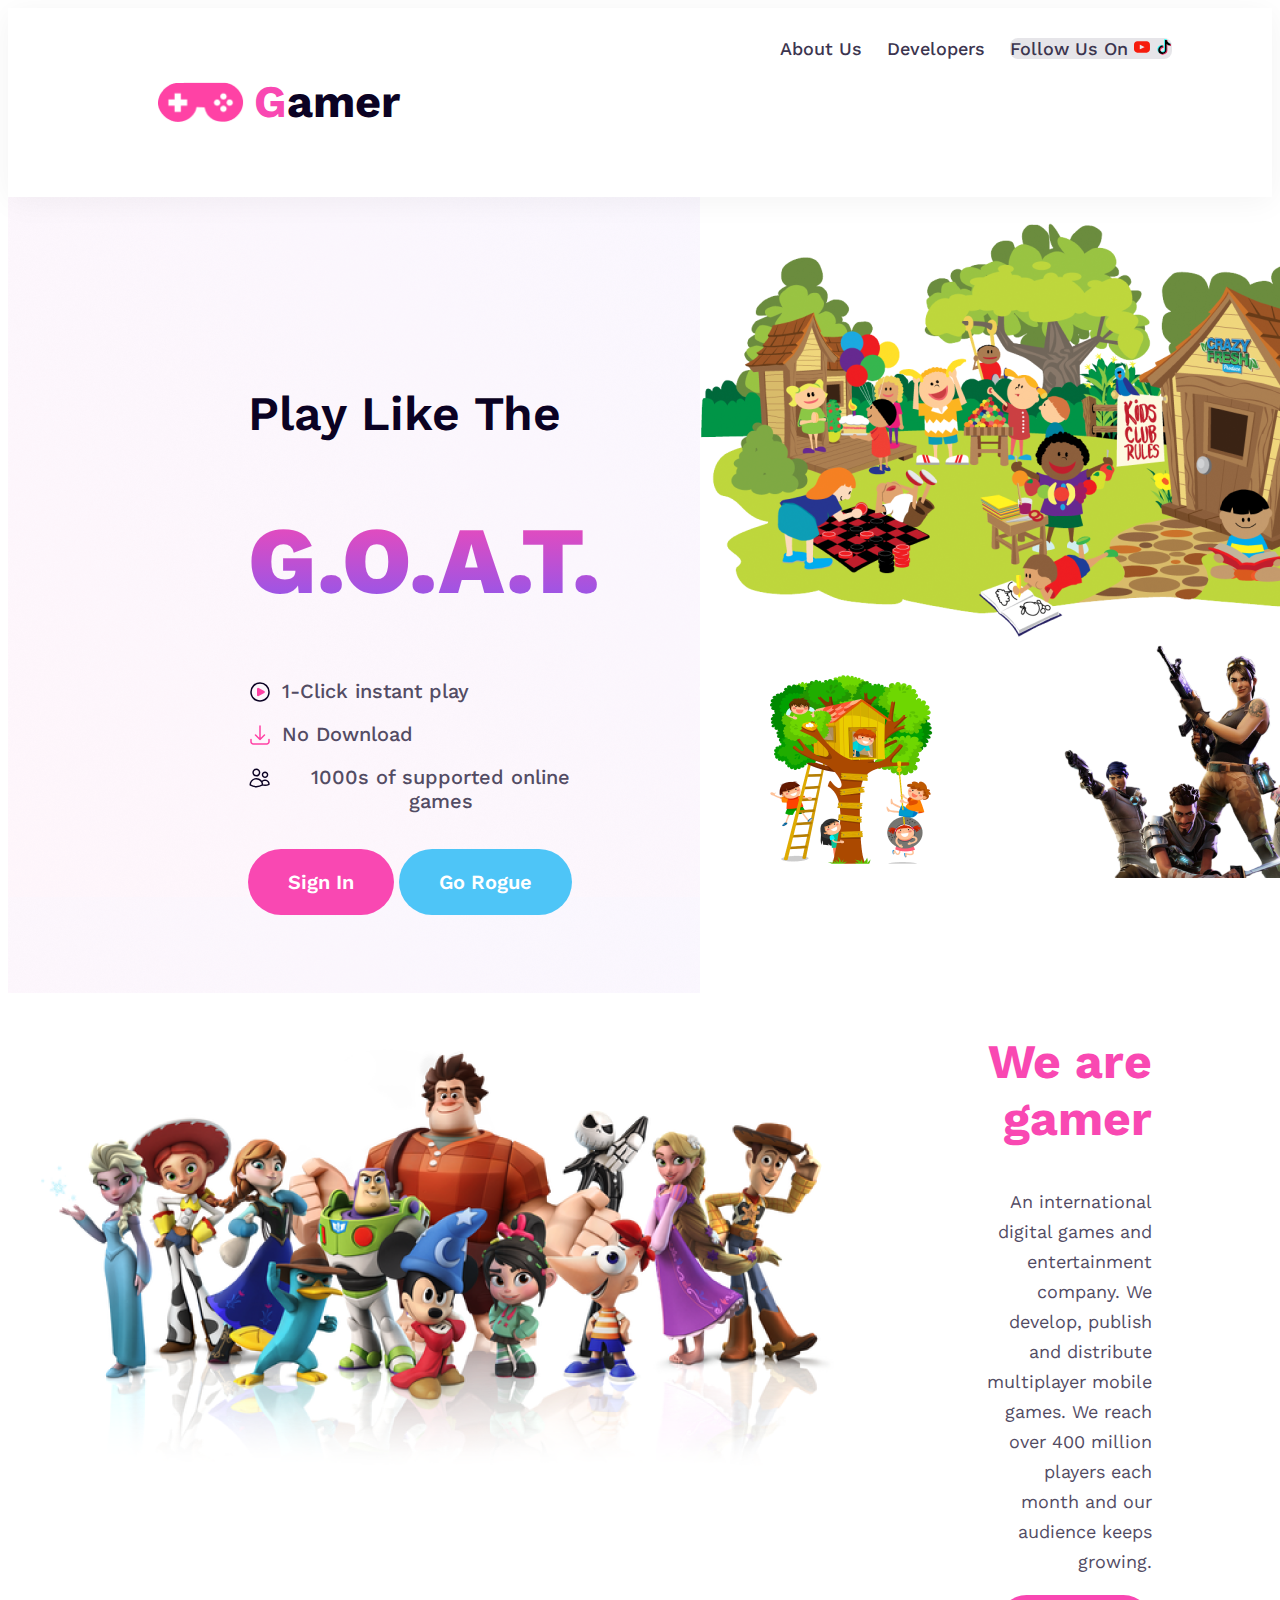
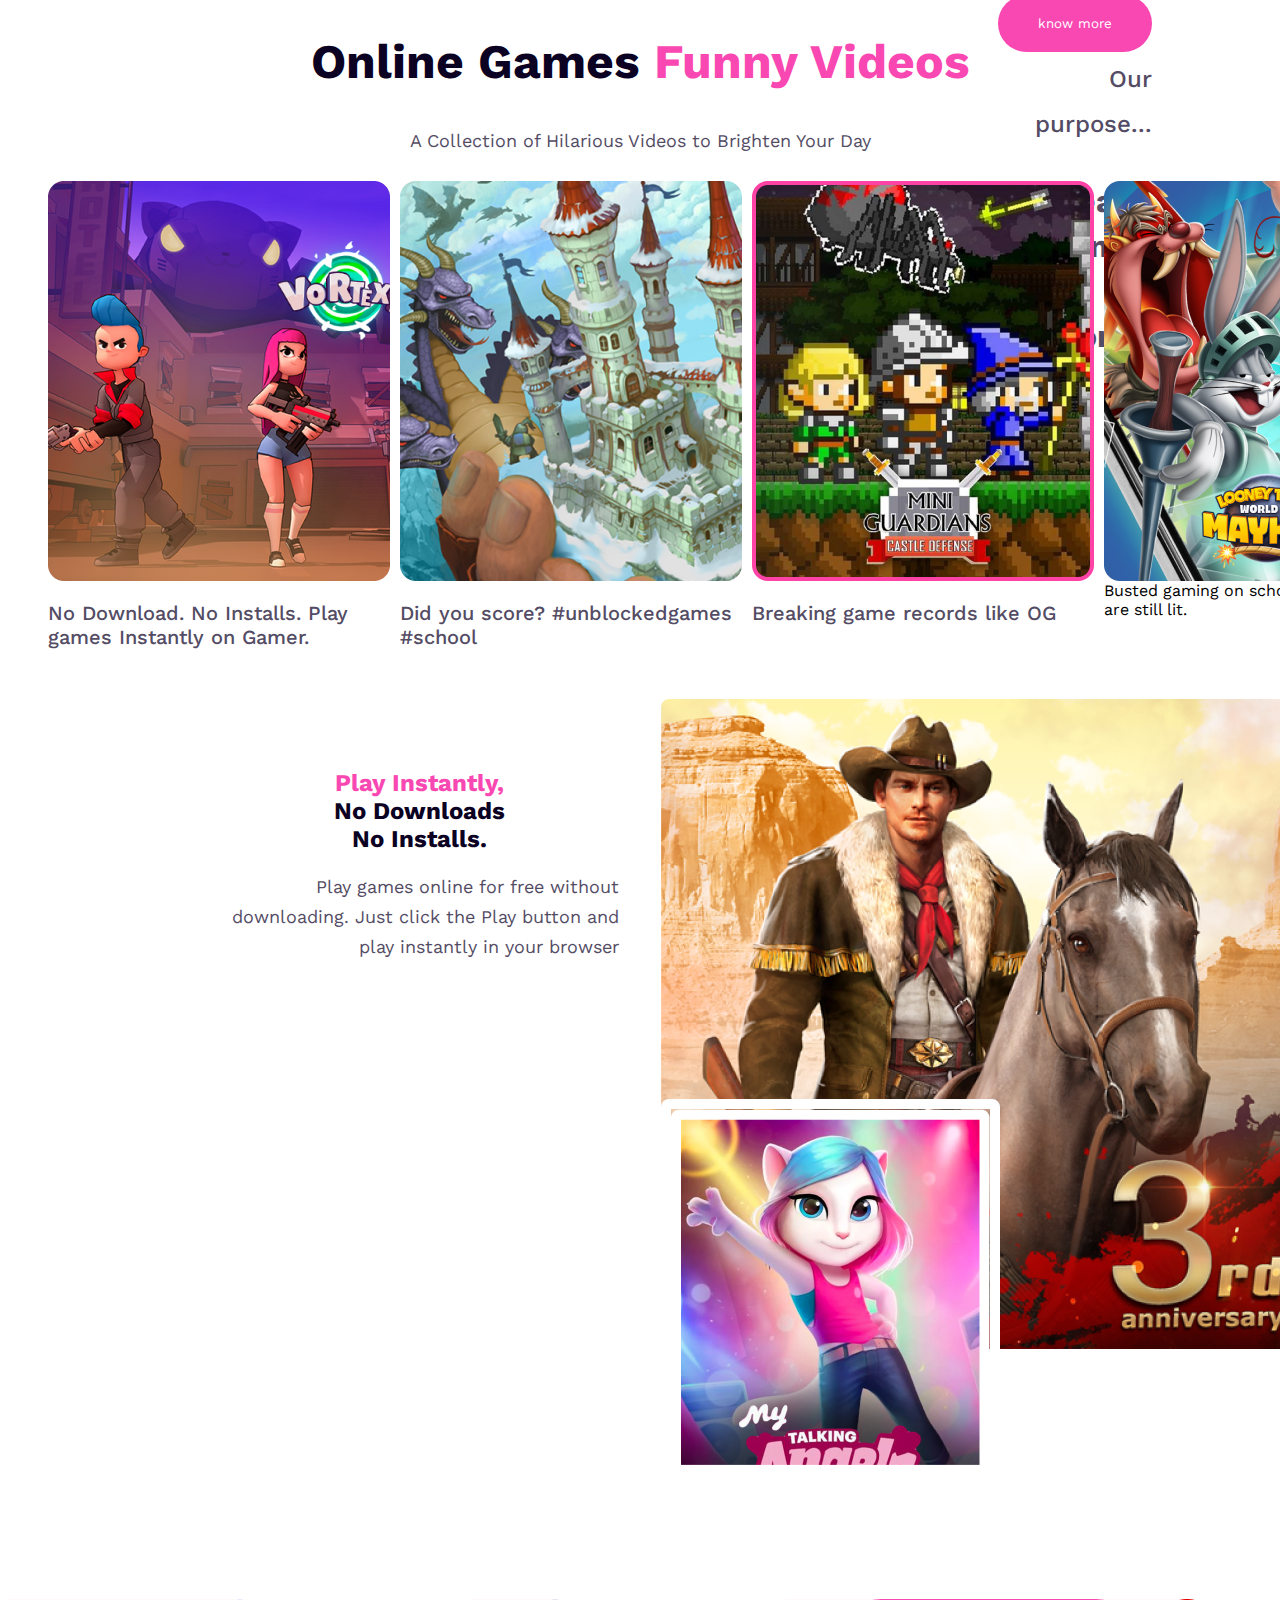
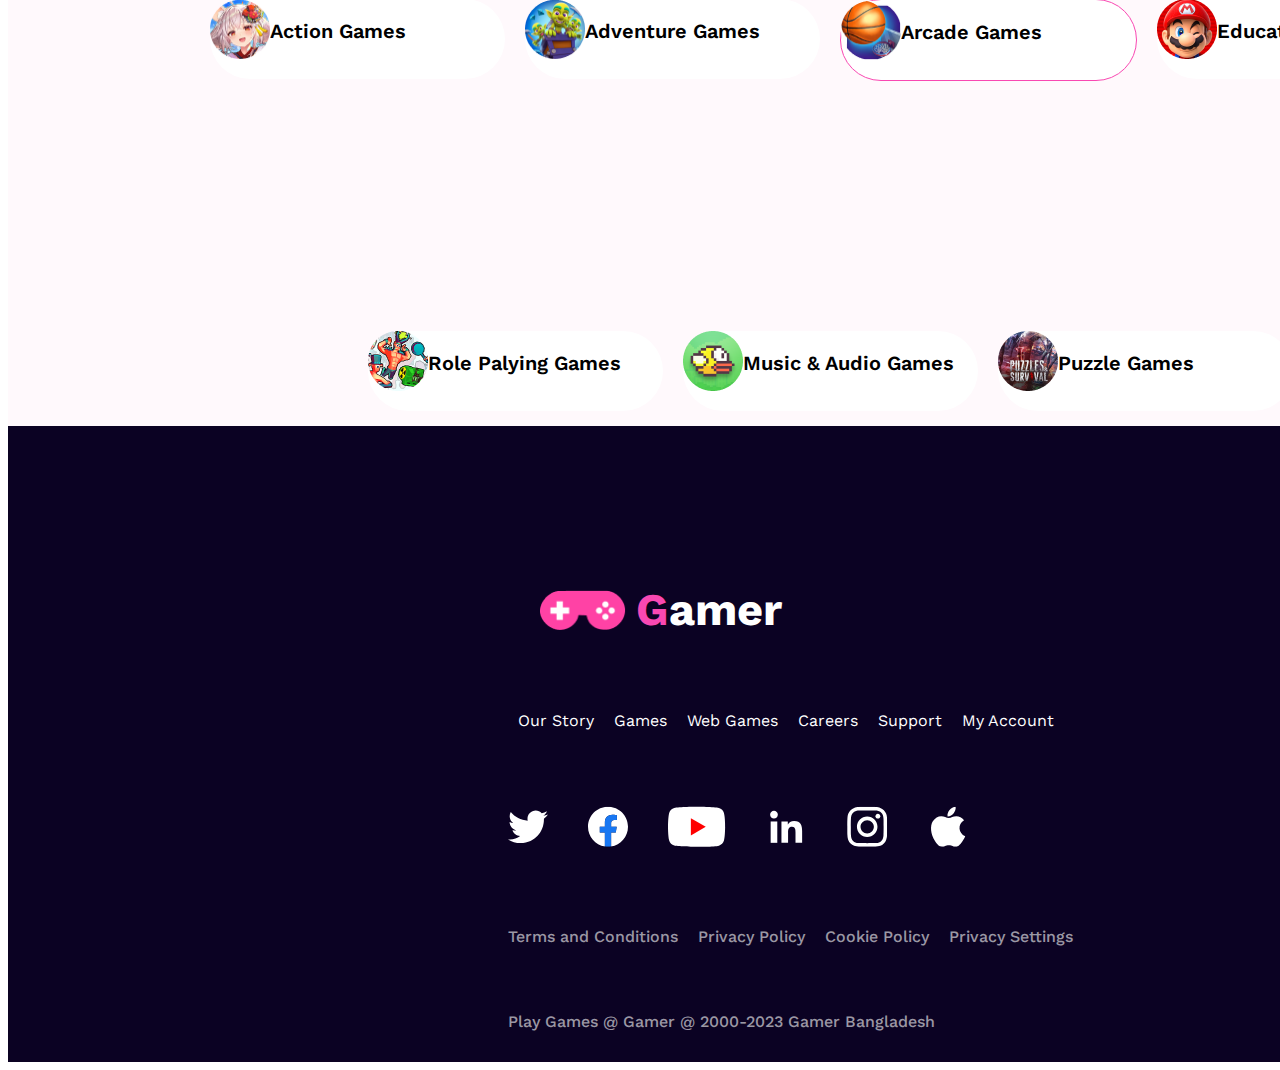
<file: index.html>
<html lang="en">

<head>
    <meta charset="UTF-8">
    <meta name="viewport" content="width=device-width, initial-scale=1.0">
    <title>Gaming landing page design</title>
    <link rel="stylesheet" href="styles/style.css">
</head>

<body>
    <header>
        <nav class="heads">
            <nav class="gamer">
                <img src="./images/Frame.png" alt="" id="gameimg">
                <h2 class="game-title"><span class="gameg">G</span>amer</h2>
            </nav>
            <nav class="navlist">
                <div class="nav-ul">
                    <a class="nav-li">About Us</a>
                    <a class="nav-li">Developers</a>
                    <a class="utube nav-li">Follow Us On
                        <svg xmlns="http://www.w3.org/2000/svg" width="16" height="16" viewBox="0 0 34 24" fill="none">
                            <path
                                d="M26.8723 0H7.04397C3.15369 0 0 3.15369 0 7.04397V16.956C0 20.8463 3.15369 24 7.04397 24H26.8723C30.7626 24 33.9163 20.8463 33.9163 16.956V7.04397C33.9163 3.15369 30.7626 0 26.8723 0ZM22.1085 12.4823L12.8341 16.9056C12.587 17.0234 12.3016 16.8432 12.3016 16.5695V7.4464C12.3016 7.16875 12.5945 6.98879 12.8422 7.11431L22.1165 11.8141C22.3923 11.9538 22.3875 12.3492 22.1085 12.4823Z"
                                fill="#F61C0D" />
                        </svg>
                        <svg xmlns="http://www.w3.org/2000/svg" width="16" height="16" viewBox="0 0 25 24" fill="none">
                            <path
                                d="M9.45219 12.4407C7.54906 12.4407 6.01156 13.9782 6.03969 15.8626C6.05844 17.072 6.72406 18.122 7.70375 18.7079C7.37094 18.197 7.17406 17.5923 7.16469 16.9407C7.13656 15.0563 8.67406 13.5188 10.5772 13.5188C10.9522 13.5188 11.3131 13.5798 11.6506 13.6876V9.91416C11.2991 9.8626 10.9381 9.83447 10.5772 9.83447C10.5584 9.83447 10.5444 9.83447 10.5256 9.83447V12.6095C10.1881 12.5017 9.82719 12.4407 9.45219 12.4407Z"
                                fill="#F00044" />
                            <path
                                d="M17.6787 1.125H17.6506H16.6756C16.9568 2.53594 17.749 3.76406 18.8553 4.59844C18.1287 3.6375 17.6881 2.4375 17.6787 1.125Z"
                                fill="#F00044" />
                            <path
                                d="M23.4162 6.86729C23.0459 6.86729 22.6897 6.82979 22.3381 6.76416V9.46885C21.0631 9.46885 19.8256 9.22041 18.6631 8.72354C17.9131 8.40479 17.2147 7.99697 16.5725 7.50479L16.5912 15.8438C16.5819 17.7188 15.8412 19.4767 14.5006 20.8032C13.4084 21.8813 12.0256 22.5704 10.5256 22.7907C10.174 22.8423 9.81311 22.8704 9.45217 22.8704C7.84905 22.8704 6.32092 22.3501 5.07874 21.3892C5.21936 21.5579 5.36936 21.722 5.53342 21.8813C6.88342 23.2126 8.67405 23.9485 10.5819 23.9485C10.9428 23.9485 11.3037 23.9204 11.6553 23.8688C13.1553 23.6485 14.5381 22.9595 15.6303 21.8813C16.9709 20.5548 17.7115 18.797 17.7209 16.922L17.6506 8.58291C18.2881 9.0751 18.9865 9.4876 19.7412 9.80166C20.9084 10.2938 22.1459 10.547 23.4162 10.547"
                                fill="#F00044" />
                            <path
                                d="M5.51938 11.911C6.85532 10.5845 8.63188 9.84854 10.5256 9.83447V8.83604C10.1741 8.78447 9.81313 8.75635 9.45219 8.75635C7.53969 8.75635 5.74438 9.49229 4.39438 10.8329C3.06782 12.1501 2.30844 13.9501 2.31313 15.8204C2.31313 17.7048 3.05844 19.472 4.40376 20.8079C4.61938 21.0188 4.83969 21.2157 5.07407 21.3938C4.01469 20.1329 3.43813 18.5579 3.43344 16.8985C3.43813 15.0282 4.19282 13.2282 5.51938 11.911Z"
                                fill="#08FFF9" />
                            <path
                                d="M22.3381 6.76401V5.76089H22.3287C21.0256 5.76089 19.8256 5.32964 18.86 4.59839C19.699 5.70464 20.9272 6.49214 22.3381 6.76401Z"
                                fill="#08FFF9" />
                            <path
                                d="M10.385 20.2594C10.8303 20.2828 11.2569 20.2219 11.6506 20.0953C13.01 19.65 13.9897 18.3844 13.9897 16.8937L13.9944 11.3156V1.125H16.6756C16.6053 0.773438 16.5678 0.417188 16.5631 0.046875H12.8694V10.2328L12.8647 15.8109C12.8647 17.3016 11.885 18.5672 10.5256 19.0125C10.1319 19.1438 9.7053 19.2047 9.25999 19.1766C8.6928 19.1438 8.16311 18.975 7.70374 18.7031C8.2803 19.5938 9.26467 20.1984 10.385 20.2594Z"
                                fill="#08FFF9" />
                            <path
                                d="M10.5256 22.7906C12.0256 22.5703 13.4084 21.8812 14.5006 20.8031C15.8413 19.4766 16.5819 17.7188 16.5913 15.8438L16.5725 7.50469C17.21 7.99688 17.9084 8.40938 18.6631 8.72344C19.8303 9.21563 21.0678 9.46875 22.3381 9.46875V6.76406C20.9272 6.49219 19.6991 5.70469 18.86 4.59844C17.7538 3.76406 16.9569 2.53594 16.6803 1.125H13.9944V11.3109L13.9897 16.8891C13.9897 18.3797 13.01 19.6453 11.6506 20.0906C11.2569 20.2219 10.8303 20.2828 10.385 20.2547C9.26001 20.1938 8.28032 19.5891 7.70376 18.7031C6.72407 18.1219 6.05844 17.0672 6.03969 15.8578C6.01157 13.9734 7.54907 12.4359 9.45219 12.4359C9.82719 12.4359 10.1881 12.4969 10.5256 12.6047V9.82969C8.63188 9.84375 6.85532 10.5797 5.51938 11.9062C4.19282 13.2234 3.43344 15.0234 3.43813 16.8891C3.43813 18.5484 4.01469 20.1234 5.07876 21.3844C6.32563 22.3453 7.84907 22.8656 9.45219 22.8656C9.81313 22.8703 10.1741 22.8422 10.5256 22.7906Z"
                                fill="black" />
                        </svg>
                    </a>
                </div>
            </nav>
        </nav>
    </header>
    <main>
        <section class="banner">
            <div class="goat-container">
                <h2 class="play">Play Like The</h2>
                <h1 class="goat">G.O.A.T.</h1>
                <ul class="goat-ul">
                    <li class="goat-li">
                        <svg xmlns="http://www.w3.org/2000/svg" width="24" height="24" viewBox="0 0 24 24" fill="none">
                            <path
                                d="M21 12C21 13.1819 20.7672 14.3522 20.3149 15.4442C19.8626 16.5361 19.1997 17.5282 18.364 18.364C17.5282 19.1997 16.5361 19.8626 15.4442 20.3149C14.3522 20.7672 13.1819 21 12 21C10.8181 21 9.64778 20.7672 8.55585 20.3149C7.46392 19.8626 6.47177 19.1997 5.63604 18.364C4.80031 17.5282 4.13738 16.5361 3.68508 15.4442C3.23279 14.3522 3 13.1819 3 12C3 9.61305 3.94821 7.32387 5.63604 5.63604C7.32387 3.94821 9.61305 3 12 3C14.3869 3 16.6761 3.94821 18.364 5.63604C20.0518 7.32387 21 9.61305 21 12Z"
                                stroke="#0B0223" stroke-width="1.5" stroke-linecap="round" stroke-linejoin="round" />
                            <path
                                d="M15.91 11.672C15.9686 11.7044 16.0174 11.752 16.0513 11.8097C16.0853 11.8673 16.1032 11.9331 16.1032 12C16.1032 12.0669 16.0853 12.1327 16.0513 12.1903C16.0174 12.248 15.9686 12.2955 15.91 12.328L10.307 15.441C10.2499 15.4727 10.1855 15.4889 10.1202 15.4881C10.0549 15.4873 9.99099 15.4694 9.93472 15.4363C9.87845 15.4031 9.8318 15.3559 9.79941 15.2992C9.76701 15.2425 9.74998 15.1783 9.75 15.113V8.887C9.75 8.601 10.057 8.421 10.307 8.56L15.91 11.672Z"
                                fill="url(#paint0_linear_61_274)" stroke="url(#paint1_linear_61_274)" stroke-width="1.5"
                                stroke-linecap="round" stroke-linejoin="round" />
                            <defs>
                                <linearGradient id="paint0_linear_61_274" x1="10.5844" y1="11.9992" x2="15.3371"
                                    y2="11.9992" gradientUnits="userSpaceOnUse">
                                    <stop stop-color="#FF42A5" />
                                    <stop offset="1" stop-color="#FF42A5" />
                                </linearGradient>
                                <linearGradient id="paint1_linear_61_274" x1="10.5844" y1="11.9992" x2="15.3371"
                                    y2="11.9992" gradientUnits="userSpaceOnUse">
                                    <stop stop-color="#FF42A5" />
                                    <stop offset="1" stop-color="#FF42A5" />
                                </linearGradient>
                            </defs>
                        </svg>
                        <p class="gp">1-Click instant play</p>
                    </li>
                    <li class="goat-li">
                        <svg xmlns="http://www.w3.org/2000/svg" width="24" height="24" viewBox="0 0 24 24" fill="none">
                            <path
                                d="M3 16.5V18.75C3 19.3467 3.23705 19.919 3.65901 20.341C4.08097 20.7629 4.65326 21 5.25 21H18.75C19.3467 21 19.919 20.7629 20.341 20.341C20.7629 19.919 21 19.3467 21 18.75V16.5M16.5 12L12 16.5M12 16.5L7.5 12M12 16.5V3"
                                stroke="url(#paint0_linear_61_286)" stroke-width="1.5" stroke-linecap="round"
                                stroke-linejoin="round" />
                            <defs>
                                <linearGradient id="paint0_linear_61_286" x1="5.36416" y1="11.9976" x2="18.8295"
                                    y2="11.9976" gradientUnits="userSpaceOnUse">
                                    <stop stop-color="#FF42A5" />
                                    <stop offset="1" stop-color="#FF42A5" />
                                </linearGradient>
                            </defs>
                        </svg>
                        <p class="gp">No Download</p>
                    </li>
                    <li class="goat-li">
                        <svg xmlns="http://www.w3.org/2000/svg" width="24" height="24" viewBox="0 0 24 24" fill="none">
                            <path
                                d="M15 19.128C15.853 19.3757 16.7368 19.5009 17.625 19.5C19.0534 19.5021 20.4633 19.1764 21.746 18.548C21.7839 17.6517 21.5286 16.7675 21.0188 16.0293C20.509 15.2912 19.7724 14.7394 18.9207 14.4575C18.0691 14.1757 17.1487 14.1791 16.2992 14.4674C15.4497 14.7557 14.7173 15.313 14.213 16.055M15 19.128V19.125C15 18.012 14.714 16.965 14.213 16.055M15 19.128V19.234C13.0755 20.3931 10.8706 21.0038 8.62402 21C6.29302 21 4.11202 20.355 2.25002 19.234L2.24902 19.125C2.24826 17.7095 2.71864 16.3339 3.58601 15.2153C4.45338 14.0966 5.6684 13.2984 7.03951 12.9466C8.41063 12.5948 9.85985 12.7093 11.1587 13.2721C12.4575 13.8349 13.5321 14.814 14.213 16.055M12 6.375C12 7.27011 11.6444 8.12855 11.0115 8.76149C10.3786 9.39442 9.52013 9.75 8.62502 9.75C7.72992 9.75 6.87147 9.39442 6.23854 8.76149C5.6056 8.12855 5.25002 7.27011 5.25002 6.375C5.25002 5.47989 5.6056 4.62145 6.23854 3.98851C6.87147 3.35558 7.72992 3 8.62502 3C9.52013 3 10.3786 3.35558 11.0115 3.98851C11.6444 4.62145 12 5.47989 12 6.375ZM20.25 8.625C20.25 9.32119 19.9735 9.98887 19.4812 10.4812C18.9889 10.9734 18.3212 11.25 17.625 11.25C16.9288 11.25 16.2612 10.9734 15.7689 10.4812C15.2766 9.98887 15 9.32119 15 8.625C15 7.92881 15.2766 7.26113 15.7689 6.76884C16.2612 6.27656 16.9288 6 17.625 6C18.3212 6 18.9889 6.27656 19.4812 6.76884C19.9735 7.26113 20.25 7.92881 20.25 8.625Z"
                                stroke="#0B0223" stroke-width="1.5" stroke-linecap="round" stroke-linejoin="round" />
                        </svg>
                        <p class="gp">1000s of supported online games</p>
                    </li>
                </ul>
                <button class="goatb">Sign In</button>
                <button class="goatg">Go Rogue</button>

            </div>
            <div class="goat-img">
                <img src="./images/Group 18.png" alt="">
            </div>
        </section>
        <section class="gamer">
            <div class="game-img"><img src="./images/pngwing 4.png" alt=""></div>
            <div class="gamer-container">
                <h2 class="gamer-title">We are gamer</h2>
                <p class="gamer-p">An international digital games and entertainment company. We develop, publish and
                    distribute multiplayer mobile games. We reach over 400 million players each month and our audience
                    keeps growing.</p>
                <button class="gamer-b">know more</button>
                <br>
                <br>
                <p class="gamerp-our">Our purpose...</p>
                <p class="gamerl">
                    “unleash the gamer in everyone”</p>
            </div>
        </section>
        <section class="online-game">
            <div class="onlineg-con">
                <h2 class="onlineg-title"><span class="online1">Online Games </span><span class="funny">Funny
                        Videos</span></h2>
                <p class="on-description">A Collection of Hilarious Videos to Brighten Your Day</p>
            </div>
            <div class="img">
                <ul class="ongame">
                    <li class="online-li">
                        <img src="./images/Rectangle 4.png" alt="">
                        <p class="online-p">No Download. No Installs. Play games Instantly on Gamer.</p>
                    </li>
                    <li class="online-li">
                        <img src="./images/Rectangle 5.png" alt="">
                        <p class="online-p">Did you score? #unblockedgames #school</p>
                    </li>
                    <li class="online-li"><img src="./images/Rectangle 7.png">
                        <p class="online-p">Breaking game records like OG</p>
                    </li>
                    <li class="online-li">
                        <img src="./images/Rectangle 6.png" alt="" <p class="online-p">Busted gaming on school laptop,
                        but you are still lit.</p>
                    </li>
                </ul>
            </div>
        </section>

        <section class="Play-instantly">
            <div class="Play-instant-content">
                <h2 class="section-tytle"><span class="play-span">Play Instantly,</span><br><span class="span-no">No
                        Downloads<br>No Installs.</span>
                </h2>
                <p class="span-p">Play games online for free without downloading. Just click the Play button and play
                    instantly in your browser </p>
            </div>
            <div class="play-img">
                <img src="./images/Rectangle 55.png" alt="" class="play-img1">
                <img src="./images/Rectangle 66.png" alt="" class="play-img2">
            </div>

        </section>
        <section class="gamesite">
            <div class="game-site-d">
                <ul class="gamevarious">
                    <li class="gamev">
                        <img src="./images/Rectangle 11.png" alt="" class="small-game-img">
                        <p class="gam--p">Action Games</p>
                    </li>
                    <li class="gamev">
                        <img src="./images/Rectangle 12.png" alt="" class="small-game-img">
                        <p class="gam--p">Adventure Games</p>
                    </li>
                    <li class="gamev" id="Arcade">
                        <img src="./images/Rectangle 13.png" alt="" class="small-game-img">
                        <p class="gam--p">Arcade Games</p>
                    </li>
                    <li class="gamev">
                        <img src="./images/Rectangle 14.png" alt="" class="small-game-img">
                        <p class="gam--p">Educational Games</p>
                    </li>
                    <li class="gamev">
                        <img src="./images/Rectangle 15.png" alt="" class="small-game-img">
                        <p class="gam--p">Word Games</p>
                    </li>
                </ul>
            </div>
            <div class="game-site-v"></div>
            <ul class="gamevarious">
                <li class="gamev">
                    <img src="./images/Rectangle 16.png" alt="" class="small-game-img">
                    <p class="gam--p">Role Palying Games</p>
                </li>
                <li class="gamev">
                    <img src="./images/Rectangle 17.png" alt="" class="small-game-img">
                    <p class="gam--p">Music & Audio Games</p>
                </li>
                <li class="gamev">
                    <img src="./images/Rectangle 18.png" alt="" class="small-game-img">
                    <p class="gam--p">Puzzle Games</p>
                </li>
                <li class="gamev">
                    <img src="./images/Rectangle 19.png" alt="" class="small-game-img">
                    <p class="gam--p">Strategy Games</p>
                </li>
            </ul>
            </div>
        </section>
    </main>
</body>
<footer>
    <section class="foot">
        <div class="gamer" id="gamer-foot">
            <img src="./images/Frame.png" alt="" id="gameimg">
            <h2 class="game-title"><span class="gameg">G</span><span class="amer-foot">amer</span></h2>
        </div>
        <div class="foot-storyd">
            <ul class="foot-story">
                <li class="descrip">Our Story</li>
                <li class="descrip">Games</li>
                <li class="descrip">Web Games</li>
                <li class="descrip">Careers</li>
                <li class="descrip">Support</li>
                <li class="descrip">My Account</li>
            </ul>
        </div>
        <div class="foot-logo">
            <ul class="logo-ul">
                <li class="logo"><svg xmlns="http://www.w3.org/2000/svg" width="40" height="41" viewBox="0 0 40 41" fill="none">
                    <g clip-path="url(#clip0_65_520)">
                      <path d="M40 8.431C38.5125 9.0835 36.9275 9.516 35.275 9.726C36.975 8.711 38.2725 7.116 38.8825 5.1935C37.2975 6.1385 35.5475 6.806 33.6825 7.1785C32.1775 5.576 30.0325 4.5835 27.6925 4.5835C23.1525 4.5835 19.4975 8.2685 19.4975 12.786C19.4975 13.436 19.5525 14.061 19.6875 14.656C12.87 14.3235 6.8375 11.056 2.785 6.0785C2.0775 7.306 1.6625 8.711 1.6625 10.2235C1.6625 13.0635 3.125 15.581 5.305 17.0385C3.9875 17.0135 2.695 16.631 1.6 16.0285C1.6 16.0535 1.6 16.086 1.6 16.1185C1.6 20.1035 4.4425 23.4135 8.17 24.176C7.5025 24.3585 6.775 24.446 6.02 24.446C5.495 24.446 4.965 24.416 4.4675 24.306C5.53 27.5535 8.545 29.941 12.13 30.0185C9.34 32.201 5.7975 33.516 1.9625 33.516C1.29 33.516 0.645 33.486 0 33.4035C3.6325 35.746 7.9375 37.0835 12.58 37.0835C27.67 37.0835 35.92 24.5835 35.92 13.7485C35.92 13.386 35.9075 13.036 35.89 12.6885C37.5175 11.5335 38.885 10.091 40 8.431Z" fill="white"/>
                    </g>
                    <defs>
                      <clipPath id="clip0_65_520">
                        <rect width="40" height="40" fill="white" transform="translate(0 0.833496)"/>
                      </clipPath>
                    </defs>
                  </svg></li>
                <li class="logo"><svg xmlns="http://www.w3.org/2000/svg" width="40" height="41" viewBox="0 0 40 41" fill="none">
                    <g clip-path="url(#clip0_65_522)">
                      <path d="M40 20.8335C40 30.8163 32.6859 39.0905 23.125 40.5905V26.6147H27.7852L28.6719 20.8335H23.125V17.0819C23.125 15.4999 23.9 13.9585 26.3844 13.9585H28.9062V9.03662C28.9062 9.03662 26.6172 8.646 24.4289 8.646C19.8609 8.646 16.875 11.4147 16.875 16.4272V20.8335H11.7969V26.6147H16.875V40.5905C7.31406 39.0905 0 30.8163 0 20.8335C0 9.78818 8.95469 0.833496 20 0.833496C31.0453 0.833496 40 9.78818 40 20.8335Z" fill="white"/>
                      <path d="M27.7852 26.6147L28.6719 20.8335H23.125V17.0819C23.125 15.5002 23.8998 13.9585 26.3843 13.9585H28.9062V9.03662C28.9062 9.03662 26.6175 8.646 24.4293 8.646C19.8609 8.646 16.875 11.4147 16.875 16.4272V20.8335H11.7969V26.6147H16.875V40.5905C17.8933 40.7502 18.9369 40.8335 20 40.8335C21.0631 40.8335 22.1067 40.7502 23.125 40.5905V26.6147H27.7852Z" fill="#1877F2"/>
                    </g>
                    <defs>
                      <clipPath id="clip0_65_522">
                        <rect width="40" height="40" fill="white" transform="translate(0 0.833496)"/>
                      </clipPath>
                    </defs>
                  </svg></li>
                <li class="logo"><svg xmlns="http://www.w3.org/2000/svg" width="58" height="41" viewBox="0 0 58 41" fill="none">
                    <path d="M55.9526 7.09249C55.294 4.64512 53.3644 2.71599 50.9175 2.05696C46.4468 0.833496 28.5643 0.833496 28.5643 0.833496C28.5643 0.833496 10.6821 0.833496 6.21148 2.01033C3.81162 2.66891 1.83498 4.64555 1.17639 7.09249C0 11.5627 0 20.8335 0 20.8335C0 20.8335 0 30.1509 1.17639 34.5745C1.83542 37.0214 3.76455 38.951 6.21192 39.61C10.7292 40.8335 28.5647 40.8335 28.5647 40.8335C28.5647 40.8335 46.4468 40.8335 50.9175 39.6567C53.3649 38.9981 55.294 37.0685 55.953 34.6216C57.1294 30.1509 57.1294 20.8806 57.1294 20.8806C57.1294 20.8806 57.1765 11.5627 55.9526 7.09249Z" fill="white"/>
                    <path d="M22.8706 29.3982L37.7409 20.8335L22.8706 12.2688V29.3982Z" fill="#FF0000"/>
                  </svg></li>
                <li class="logo"><svg xmlns="http://www.w3.org/2000/svg" width="41" height="41" viewBox="0 0 41 41" fill="none">
                    <path d="M36.1216 36.8336V36.8324H36.1296V25.0964C36.1296 19.3552 34.8936 14.9324 28.1816 14.9324C24.9548 14.9324 22.7896 16.7032 21.9056 18.3816H21.8124V15.4684H15.4484V36.8324H22.0752V26.2536C22.0752 23.4684 22.6032 20.7748 26.0524 20.7748C29.4512 20.7748 29.5016 23.9536 29.5016 26.432V36.8336H36.1216Z" fill="white"/>
                    <path d="M4.65761 15.4695H11.2924V36.8335H4.65761V15.4695Z" fill="white"/>
                    <path d="M7.97241 4.8335C5.85081 4.8335 4.12961 6.5547 4.12961 8.6763C4.12961 10.7979 5.85081 12.5551 7.97241 12.5551C10.094 12.5551 11.8152 10.7979 11.8152 8.6763C11.8136 6.5547 10.0924 4.8335 7.97241 4.8335Z" fill="white"/>
                  </svg></li>
                <li class="logo"><svg xmlns="http://www.w3.org/2000/svg" width="41" height="41" viewBox="0 0 41 41" fill="none">
                    <g clip-path="url(#clip0_65_551)">
                      <path d="M40.0905 12.5936C39.9968 10.4683 39.6531 9.00709 39.1607 7.74097C38.6528 6.39702 37.8714 5.19378 36.8477 4.19353C35.8474 3.1777 34.6362 2.38837 33.3078 1.88839C32.0344 1.39604 30.5809 1.05235 28.4555 0.958643C26.3143 0.856999 25.6345 0.833496 20.2038 0.833496C14.773 0.833496 14.0933 0.856999 11.96 0.950706C9.83463 1.04441 8.37347 1.38841 7.10766 1.88045C5.7634 2.38837 4.56016 3.16977 3.55991 4.19353C2.54408 5.19378 1.75505 6.40496 1.25477 7.73334C0.762424 9.00709 0.418729 10.4603 0.325021 12.5857C0.223378 14.7269 0.199875 15.4067 0.199875 20.8374C0.199875 26.2682 0.223378 26.9479 0.317085 29.0812C0.410793 31.2066 0.754793 32.6677 1.24714 33.9338C1.75505 35.2778 2.54408 36.481 3.55991 37.4813C4.56016 38.4971 5.77134 39.2864 7.09972 39.7864C8.37347 40.2788 9.82669 40.6225 11.9524 40.7162C14.0853 40.8102 14.7654 40.8334 20.1962 40.8334C25.6269 40.8334 26.3067 40.8102 28.44 40.7162C30.5653 40.6225 32.0265 40.2788 33.2923 39.7864C35.9805 38.7471 38.1058 36.6217 39.1452 33.9338C39.6372 32.6601 39.9812 31.2066 40.0749 29.0812C40.1686 26.9479 40.1921 26.2682 40.1921 20.8374C40.1921 15.4067 40.1842 14.7269 40.0905 12.5936ZM36.4884 28.9249C36.4023 30.8784 36.0742 31.9333 35.8007 32.6366C35.1286 34.3792 33.7456 35.7622 32.003 36.4343C31.2997 36.7078 30.2372 37.0359 28.2913 37.1217C26.1815 37.2157 25.5488 37.2389 20.2117 37.2389C14.8747 37.2389 14.234 37.2157 12.1318 37.1217C10.1783 37.0359 9.12343 36.7078 8.42017 36.4343C7.553 36.1138 6.76366 35.6059 6.12297 34.9417C5.45878 34.2931 4.95086 33.5117 4.63037 32.6445C4.35688 31.9413 4.02875 30.8784 3.94298 28.9329C3.84896 26.8231 3.82577 26.19 3.82577 20.853C3.82577 15.5159 3.84896 14.8752 3.94298 12.7734C4.02875 10.8199 4.35688 9.76499 4.63037 9.06173C4.95086 8.19425 5.45878 7.40521 6.1309 6.76422C6.77922 6.10003 7.56063 5.59212 8.42811 5.27192C9.13137 4.99843 10.1942 4.6703 12.1398 4.58423C14.2496 4.49052 14.8826 4.46702 20.2194 4.46702C25.5643 4.46702 26.1971 4.49052 28.2992 4.58423C30.2527 4.6703 31.3076 4.99843 32.0109 5.27192C32.8781 5.59212 33.6674 6.10003 34.3081 6.76422C34.9723 7.41284 35.4802 8.19425 35.8007 9.06173C36.0742 9.76499 36.4023 10.8275 36.4884 12.7734C36.5821 14.8832 36.6056 15.5159 36.6056 20.853C36.6056 26.19 36.5821 26.8151 36.4884 28.9249Z" fill="white"/>
                      <path d="M20.2038 10.562C14.531 10.562 9.92834 15.1644 9.92834 20.8375C9.92834 26.5106 14.531 31.1129 20.2038 31.1129C25.8769 31.1129 30.4792 26.5106 30.4792 20.8375C30.4792 15.1644 25.8769 10.562 20.2038 10.562ZM20.2038 27.5029C16.5236 27.5029 13.5384 24.518 13.5384 20.8375C13.5384 17.1569 16.5236 14.172 20.2038 14.172C23.8843 14.172 26.8692 17.1569 26.8692 20.8375C26.8692 24.518 23.8843 27.5029 20.2038 27.5029Z" fill="white"/>
                      <path d="M33.2846 10.1557C33.2846 11.4804 32.2105 12.5545 30.8855 12.5545C29.5608 12.5545 28.4866 11.4804 28.4866 10.1557C28.4866 8.83065 29.5608 7.75684 30.8855 7.75684C32.2105 7.75684 33.2846 8.83065 33.2846 10.1557Z" fill="white"/>
                    </g>
                    <defs>
                      <clipPath id="clip0_65_551">
                        <rect width="40" height="40" fill="white" transform="translate(0.129608 0.833496)"/>
                      </clipPath>
                    </defs>
                  </svg></li>
                <li class="logo"><svg xmlns="http://www.w3.org/2000/svg" width="41" height="41" viewBox="0 0 41 41" fill="none">
                    <g clip-path="url(#clip0_65_555)">
                      <path d="M27.6279 0.833496C25.4954 0.980995 23.0029 2.34599 21.5504 4.12348C20.2254 5.73597 19.1354 8.13095 19.5604 10.4584C21.8904 10.5309 24.2979 9.13345 25.6929 7.32596C26.9979 5.64347 27.9854 3.26348 27.6279 0.833496Z" fill="white"/>
                      <path d="M36.0553 14.2535C34.0078 11.686 31.1304 10.196 28.4129 10.196C24.8254 10.196 23.3079 11.9135 20.8154 11.9135C18.2454 11.9135 16.2929 10.201 13.1905 10.201C10.143 10.201 6.898 12.0635 4.84052 15.2485C1.94803 19.7335 2.44303 28.1659 7.1305 35.3484C8.80799 37.9184 11.048 40.8084 13.978 40.8334C16.5854 40.8584 17.3204 39.1609 20.8529 39.1434C24.3854 39.1234 25.0554 40.8559 27.6579 40.8284C30.5904 40.8059 32.9529 37.6034 34.6303 35.0334C35.8328 33.1909 36.2803 32.2634 37.2128 30.1834C30.4304 27.6009 29.3429 17.956 36.0553 14.2535Z" fill="white"/>
                    </g>
                    <defs>
                      <clipPath id="clip0_65_555">
                        <rect width="40" height="40" fill="white" transform="translate(0.129608 0.833496)"/>
                      </clipPath>
                    </defs>
                  </svg></li>
            </ul>
        </div>
        <div class="foot-policy">
            <ul class="foot-policy-ul">
                <li>Terms and Conditions</li>
                <li>Privacy Policy</li>
                <li>Cookie Policy</li>
                <li>Privacy Settings</li>
            </ul>
        </div>
        <div class="last">
            <p class="last-p">
                Play Games @ Gamer @ 2000-2023 Gamer Bangladesh
            </p>
        </div>

    </section>
</footer>

</html>
</file>
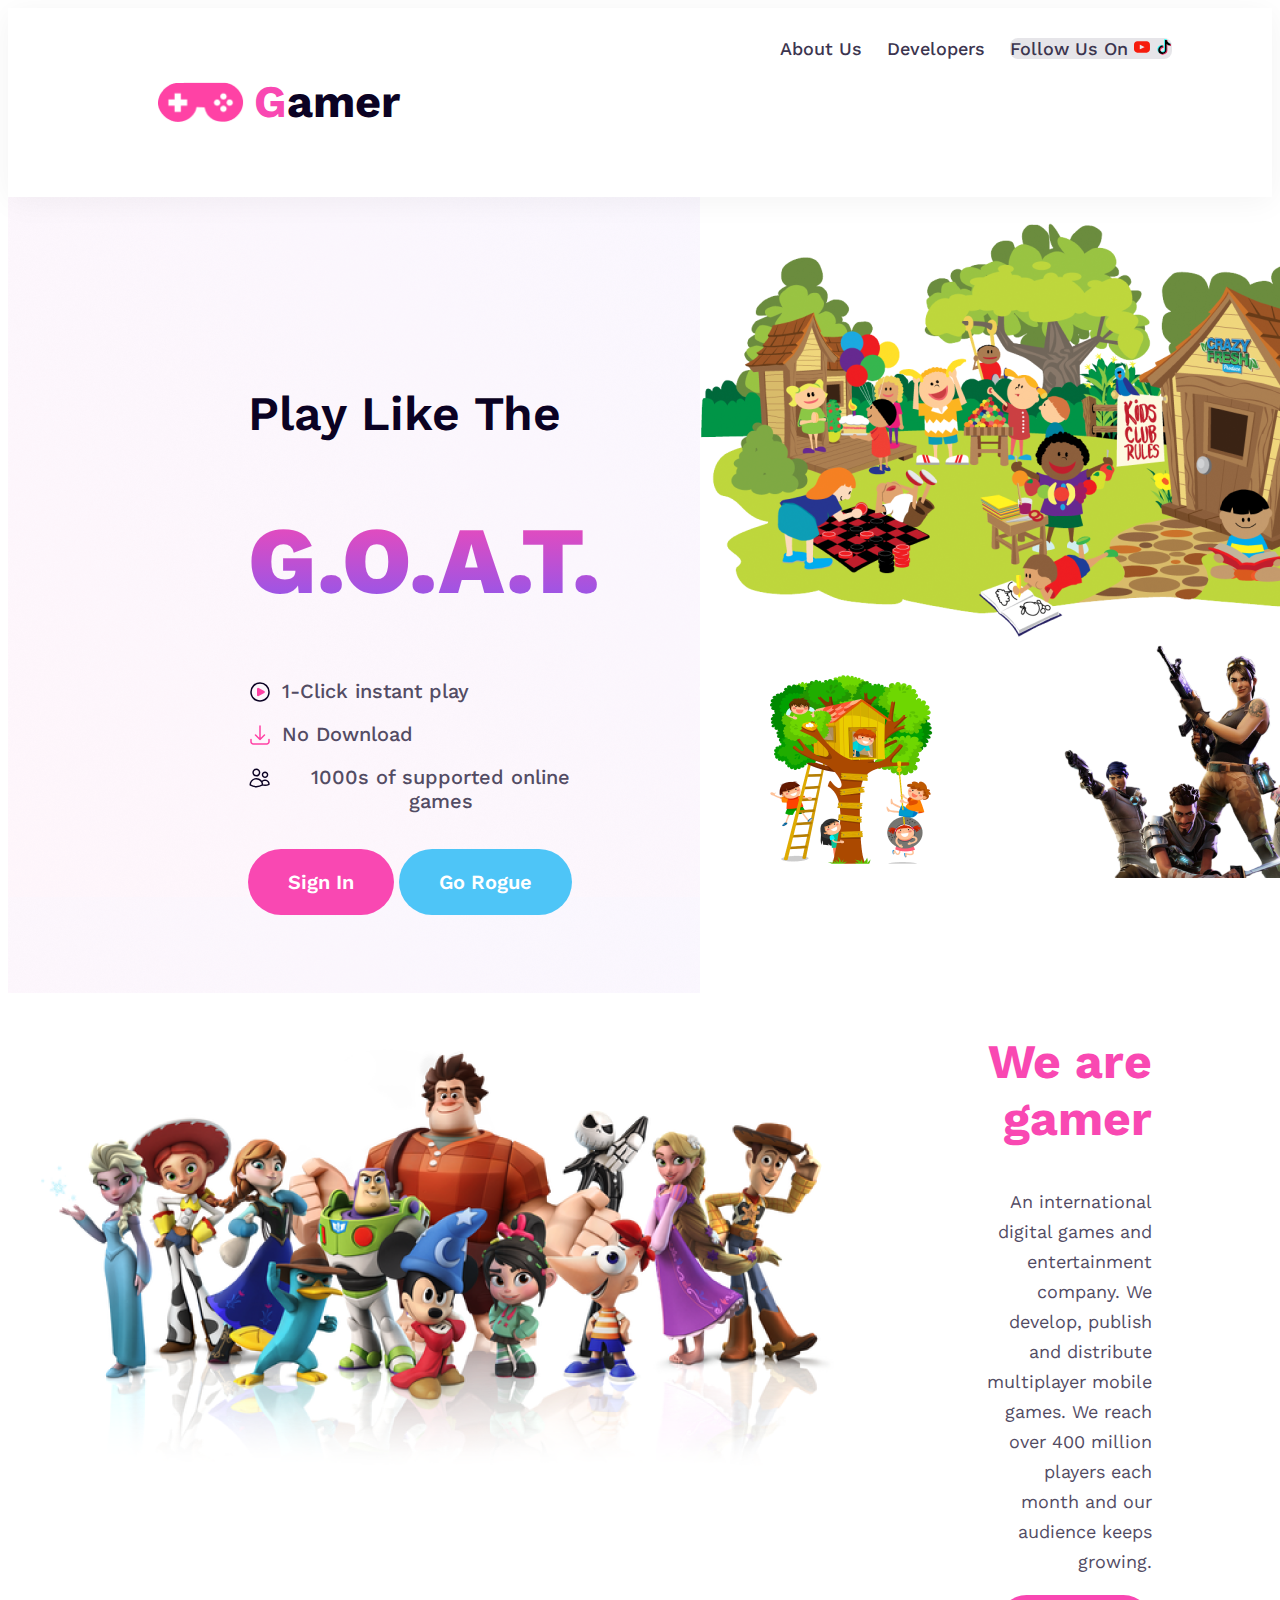
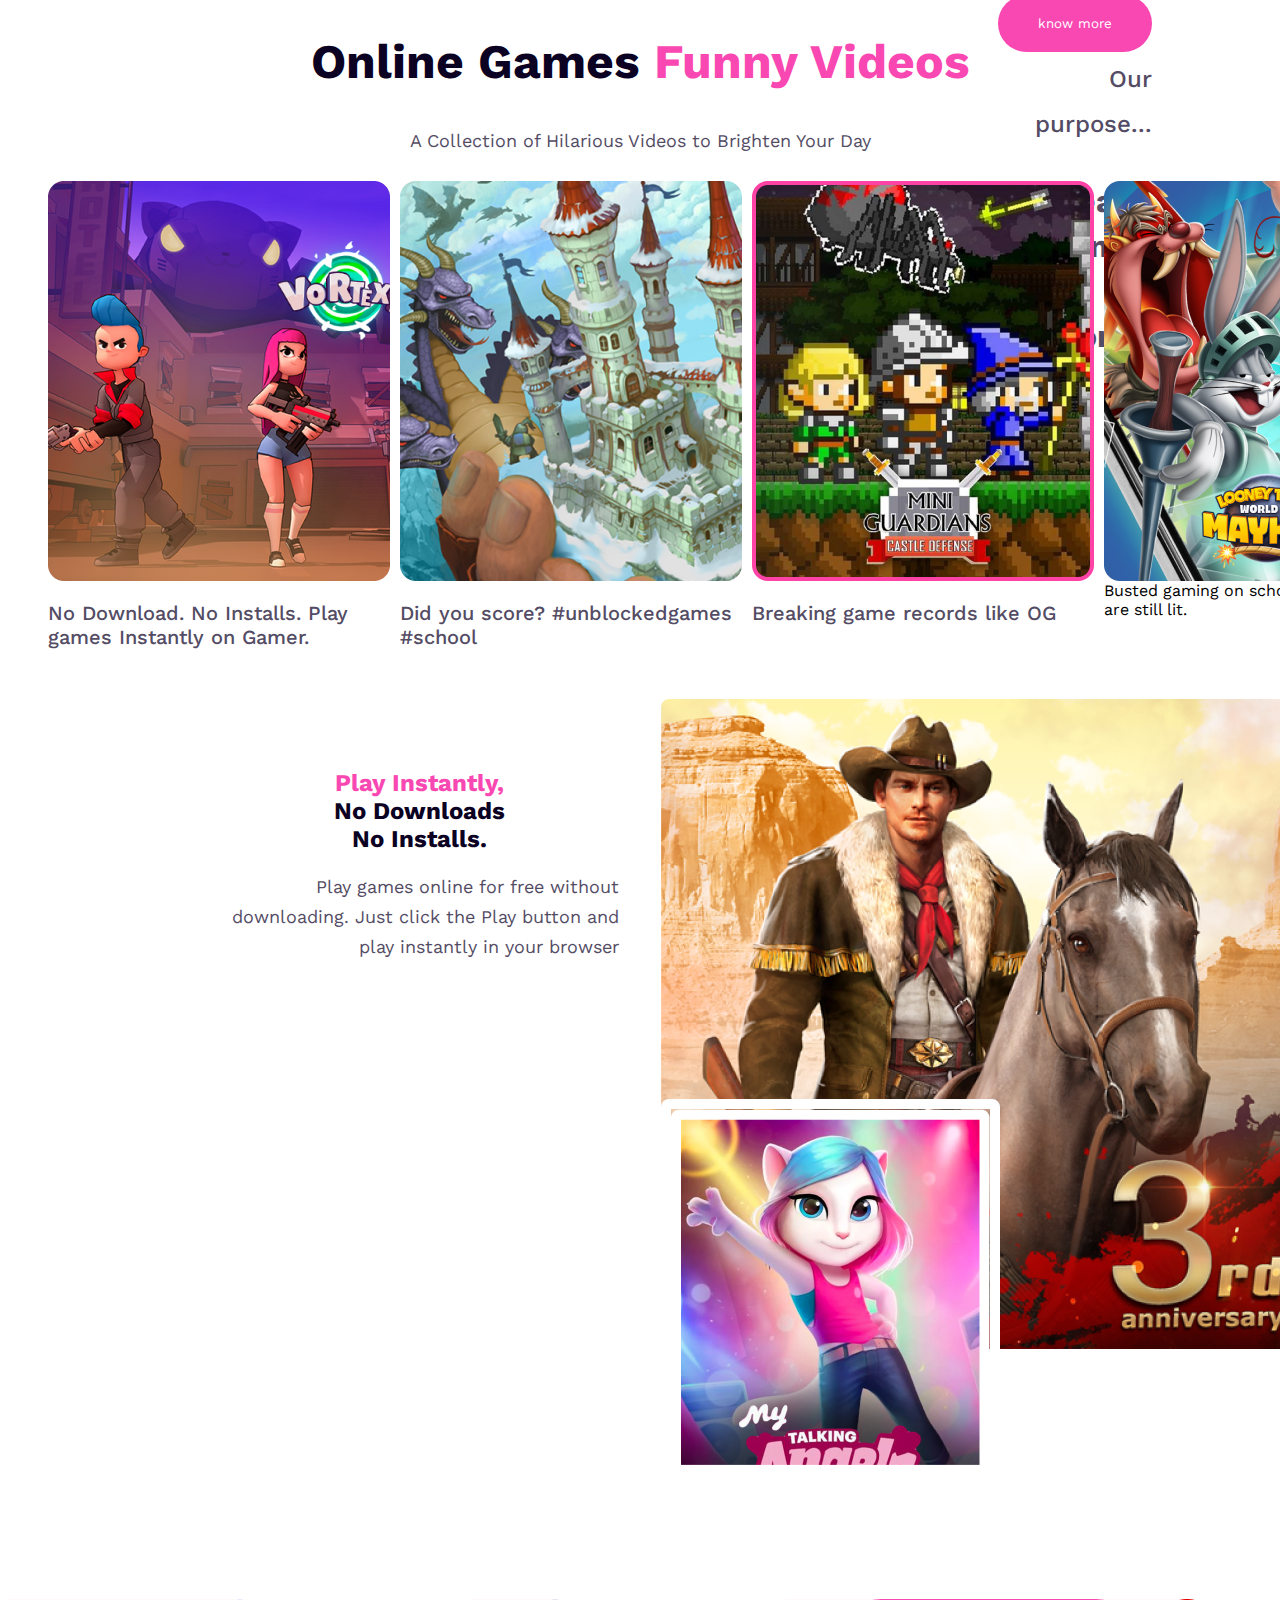
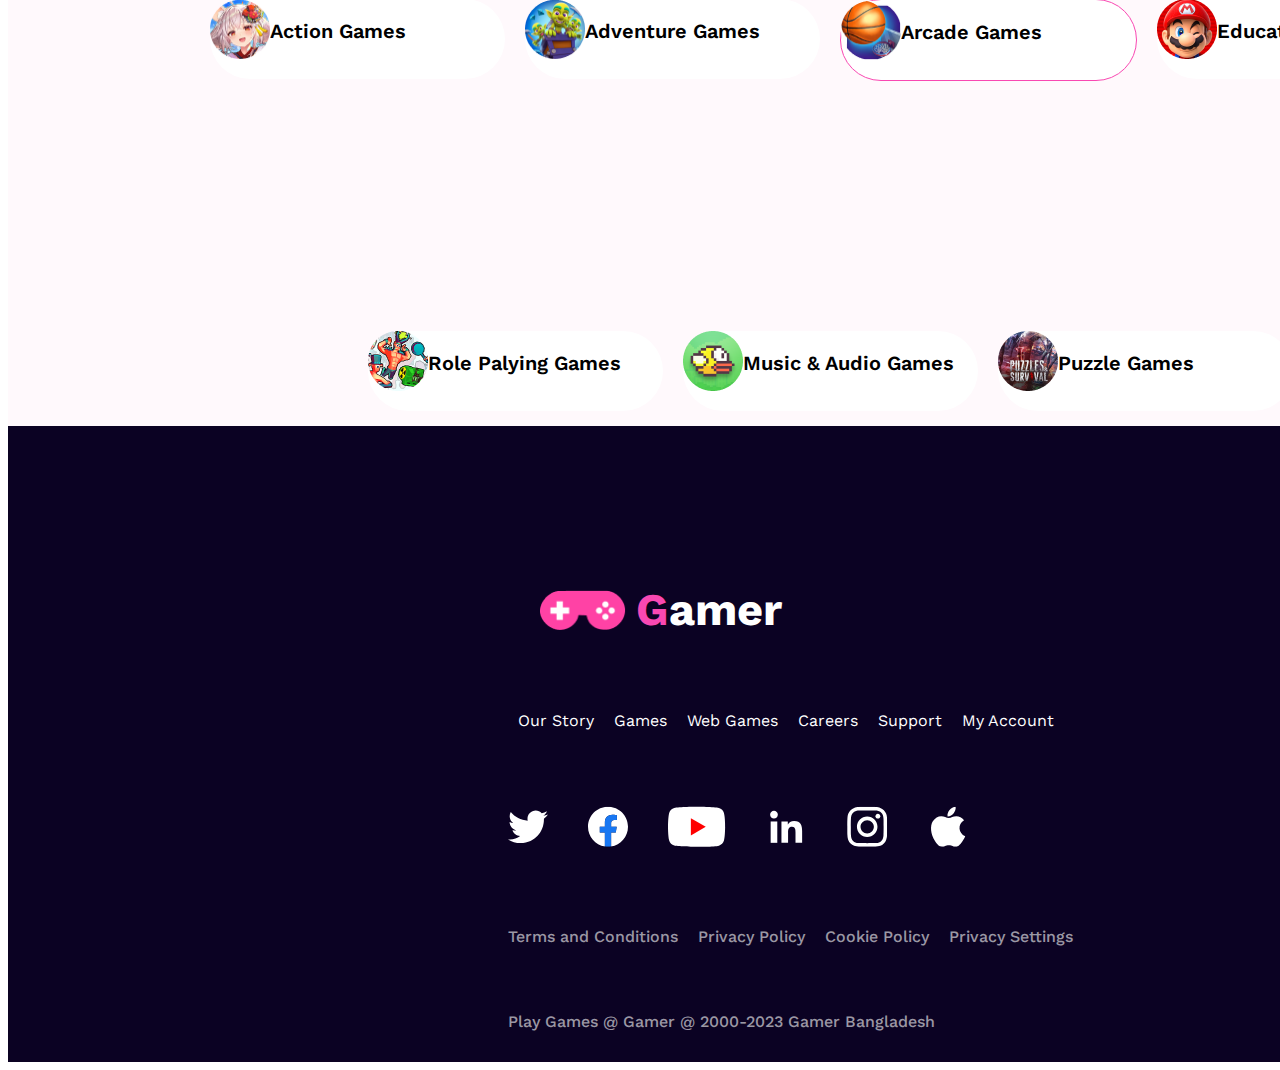
<file: inbox.html>
<html lang="en">

<head>
    <meta charset="UTF-8">
    <meta name="viewport" content="width=device-width, initial-scale=1.0">
    <title>Gaming landing page design</title>
    <link rel="stylesheet" href="styles/style.css">
</head>

<body>
    <header>
        <nav class="heads">
            <nav class="gamer">
                <img src="images/Frame.png" alt="" id="gameimg">
                <h2 class="game-title"><span class="gameg">G</span>amer</h2>
            </nav>
            <nav class="navlist">
                <div class="nav-ul">
                    <a class="nav-li">About Us</a>
                    <a class="nav-li">Developers</a>
                    <a class="utube nav-li">Follow Us On
                        <svg xmlns="http://www.w3.org/2000/svg" width="16" height="16" viewBox="0 0 34 24" fill="none">
                            <path
                                d="M26.8723 0H7.04397C3.15369 0 0 3.15369 0 7.04397V16.956C0 20.8463 3.15369 24 7.04397 24H26.8723C30.7626 24 33.9163 20.8463 33.9163 16.956V7.04397C33.9163 3.15369 30.7626 0 26.8723 0ZM22.1085 12.4823L12.8341 16.9056C12.587 17.0234 12.3016 16.8432 12.3016 16.5695V7.4464C12.3016 7.16875 12.5945 6.98879 12.8422 7.11431L22.1165 11.8141C22.3923 11.9538 22.3875 12.3492 22.1085 12.4823Z"
                                fill="#F61C0D" />
                        </svg>
                        <svg xmlns="http://www.w3.org/2000/svg" width="16" height="16" viewBox="0 0 25 24" fill="none">
                            <path
                                d="M9.45219 12.4407C7.54906 12.4407 6.01156 13.9782 6.03969 15.8626C6.05844 17.072 6.72406 18.122 7.70375 18.7079C7.37094 18.197 7.17406 17.5923 7.16469 16.9407C7.13656 15.0563 8.67406 13.5188 10.5772 13.5188C10.9522 13.5188 11.3131 13.5798 11.6506 13.6876V9.91416C11.2991 9.8626 10.9381 9.83447 10.5772 9.83447C10.5584 9.83447 10.5444 9.83447 10.5256 9.83447V12.6095C10.1881 12.5017 9.82719 12.4407 9.45219 12.4407Z"
                                fill="#F00044" />
                            <path
                                d="M17.6787 1.125H17.6506H16.6756C16.9568 2.53594 17.749 3.76406 18.8553 4.59844C18.1287 3.6375 17.6881 2.4375 17.6787 1.125Z"
                                fill="#F00044" />
                            <path
                                d="M23.4162 6.86729C23.0459 6.86729 22.6897 6.82979 22.3381 6.76416V9.46885C21.0631 9.46885 19.8256 9.22041 18.6631 8.72354C17.9131 8.40479 17.2147 7.99697 16.5725 7.50479L16.5912 15.8438C16.5819 17.7188 15.8412 19.4767 14.5006 20.8032C13.4084 21.8813 12.0256 22.5704 10.5256 22.7907C10.174 22.8423 9.81311 22.8704 9.45217 22.8704C7.84905 22.8704 6.32092 22.3501 5.07874 21.3892C5.21936 21.5579 5.36936 21.722 5.53342 21.8813C6.88342 23.2126 8.67405 23.9485 10.5819 23.9485C10.9428 23.9485 11.3037 23.9204 11.6553 23.8688C13.1553 23.6485 14.5381 22.9595 15.6303 21.8813C16.9709 20.5548 17.7115 18.797 17.7209 16.922L17.6506 8.58291C18.2881 9.0751 18.9865 9.4876 19.7412 9.80166C20.9084 10.2938 22.1459 10.547 23.4162 10.547"
                                fill="#F00044" />
                            <path
                                d="M5.51938 11.911C6.85532 10.5845 8.63188 9.84854 10.5256 9.83447V8.83604C10.1741 8.78447 9.81313 8.75635 9.45219 8.75635C7.53969 8.75635 5.74438 9.49229 4.39438 10.8329C3.06782 12.1501 2.30844 13.9501 2.31313 15.8204C2.31313 17.7048 3.05844 19.472 4.40376 20.8079C4.61938 21.0188 4.83969 21.2157 5.07407 21.3938C4.01469 20.1329 3.43813 18.5579 3.43344 16.8985C3.43813 15.0282 4.19282 13.2282 5.51938 11.911Z"
                                fill="#08FFF9" />
                            <path
                                d="M22.3381 6.76401V5.76089H22.3287C21.0256 5.76089 19.8256 5.32964 18.86 4.59839C19.699 5.70464 20.9272 6.49214 22.3381 6.76401Z"
                                fill="#08FFF9" />
                            <path
                                d="M10.385 20.2594C10.8303 20.2828 11.2569 20.2219 11.6506 20.0953C13.01 19.65 13.9897 18.3844 13.9897 16.8937L13.9944 11.3156V1.125H16.6756C16.6053 0.773438 16.5678 0.417188 16.5631 0.046875H12.8694V10.2328L12.8647 15.8109C12.8647 17.3016 11.885 18.5672 10.5256 19.0125C10.1319 19.1438 9.7053 19.2047 9.25999 19.1766C8.6928 19.1438 8.16311 18.975 7.70374 18.7031C8.2803 19.5938 9.26467 20.1984 10.385 20.2594Z"
                                fill="#08FFF9" />
                            <path
                                d="M10.5256 22.7906C12.0256 22.5703 13.4084 21.8812 14.5006 20.8031C15.8413 19.4766 16.5819 17.7188 16.5913 15.8438L16.5725 7.50469C17.21 7.99688 17.9084 8.40938 18.6631 8.72344C19.8303 9.21563 21.0678 9.46875 22.3381 9.46875V6.76406C20.9272 6.49219 19.6991 5.70469 18.86 4.59844C17.7538 3.76406 16.9569 2.53594 16.6803 1.125H13.9944V11.3109L13.9897 16.8891C13.9897 18.3797 13.01 19.6453 11.6506 20.0906C11.2569 20.2219 10.8303 20.2828 10.385 20.2547C9.26001 20.1938 8.28032 19.5891 7.70376 18.7031C6.72407 18.1219 6.05844 17.0672 6.03969 15.8578C6.01157 13.9734 7.54907 12.4359 9.45219 12.4359C9.82719 12.4359 10.1881 12.4969 10.5256 12.6047V9.82969C8.63188 9.84375 6.85532 10.5797 5.51938 11.9062C4.19282 13.2234 3.43344 15.0234 3.43813 16.8891C3.43813 18.5484 4.01469 20.1234 5.07876 21.3844C6.32563 22.3453 7.84907 22.8656 9.45219 22.8656C9.81313 22.8703 10.1741 22.8422 10.5256 22.7906Z"
                                fill="black" />
                        </svg>
                    </a>
                </div>
            </nav>
        </nav>
    </header>
    <main>
        <section class="banner">
            <div class="goat-container">
                <h2 class="play">Play Like The</h2>
                <h1 class="goat">G.O.A.T.</h1>
                <ul class="goat-ul">
                    <li class="goat-li">
                        <svg xmlns="http://www.w3.org/2000/svg" width="24" height="24" viewBox="0 0 24 24" fill="none">
                            <path
                                d="M21 12C21 13.1819 20.7672 14.3522 20.3149 15.4442C19.8626 16.5361 19.1997 17.5282 18.364 18.364C17.5282 19.1997 16.5361 19.8626 15.4442 20.3149C14.3522 20.7672 13.1819 21 12 21C10.8181 21 9.64778 20.7672 8.55585 20.3149C7.46392 19.8626 6.47177 19.1997 5.63604 18.364C4.80031 17.5282 4.13738 16.5361 3.68508 15.4442C3.23279 14.3522 3 13.1819 3 12C3 9.61305 3.94821 7.32387 5.63604 5.63604C7.32387 3.94821 9.61305 3 12 3C14.3869 3 16.6761 3.94821 18.364 5.63604C20.0518 7.32387 21 9.61305 21 12Z"
                                stroke="#0B0223" stroke-width="1.5" stroke-linecap="round" stroke-linejoin="round" />
                            <path
                                d="M15.91 11.672C15.9686 11.7044 16.0174 11.752 16.0513 11.8097C16.0853 11.8673 16.1032 11.9331 16.1032 12C16.1032 12.0669 16.0853 12.1327 16.0513 12.1903C16.0174 12.248 15.9686 12.2955 15.91 12.328L10.307 15.441C10.2499 15.4727 10.1855 15.4889 10.1202 15.4881C10.0549 15.4873 9.99099 15.4694 9.93472 15.4363C9.87845 15.4031 9.8318 15.3559 9.79941 15.2992C9.76701 15.2425 9.74998 15.1783 9.75 15.113V8.887C9.75 8.601 10.057 8.421 10.307 8.56L15.91 11.672Z"
                                fill="url(#paint0_linear_61_274)" stroke="url(#paint1_linear_61_274)" stroke-width="1.5"
                                stroke-linecap="round" stroke-linejoin="round" />
                            <defs>
                                <linearGradient id="paint0_linear_61_274" x1="10.5844" y1="11.9992" x2="15.3371"
                                    y2="11.9992" gradientUnits="userSpaceOnUse">
                                    <stop stop-color="#FF42A5" />
                                    <stop offset="1" stop-color="#FF42A5" />
                                </linearGradient>
                                <linearGradient id="paint1_linear_61_274" x1="10.5844" y1="11.9992" x2="15.3371"
                                    y2="11.9992" gradientUnits="userSpaceOnUse">
                                    <stop stop-color="#FF42A5" />
                                    <stop offset="1" stop-color="#FF42A5" />
                                </linearGradient>
                            </defs>
                        </svg>
                        <p class="gp">1-Click instant play</p>
                    </li>
                    <li class="goat-li">
                        <svg xmlns="http://www.w3.org/2000/svg" width="24" height="24" viewBox="0 0 24 24" fill="none">
                            <path
                                d="M3 16.5V18.75C3 19.3467 3.23705 19.919 3.65901 20.341C4.08097 20.7629 4.65326 21 5.25 21H18.75C19.3467 21 19.919 20.7629 20.341 20.341C20.7629 19.919 21 19.3467 21 18.75V16.5M16.5 12L12 16.5M12 16.5L7.5 12M12 16.5V3"
                                stroke="url(#paint0_linear_61_286)" stroke-width="1.5" stroke-linecap="round"
                                stroke-linejoin="round" />
                            <defs>
                                <linearGradient id="paint0_linear_61_286" x1="5.36416" y1="11.9976" x2="18.8295"
                                    y2="11.9976" gradientUnits="userSpaceOnUse">
                                    <stop stop-color="#FF42A5" />
                                    <stop offset="1" stop-color="#FF42A5" />
                                </linearGradient>
                            </defs>
                        </svg>
                        <p class="gp">No Download</p>
                    </li>
                    <li class="goat-li">
                        <svg xmlns="http://www.w3.org/2000/svg" width="24" height="24" viewBox="0 0 24 24" fill="none">
                            <path
                                d="M15 19.128C15.853 19.3757 16.7368 19.5009 17.625 19.5C19.0534 19.5021 20.4633 19.1764 21.746 18.548C21.7839 17.6517 21.5286 16.7675 21.0188 16.0293C20.509 15.2912 19.7724 14.7394 18.9207 14.4575C18.0691 14.1757 17.1487 14.1791 16.2992 14.4674C15.4497 14.7557 14.7173 15.313 14.213 16.055M15 19.128V19.125C15 18.012 14.714 16.965 14.213 16.055M15 19.128V19.234C13.0755 20.3931 10.8706 21.0038 8.62402 21C6.29302 21 4.11202 20.355 2.25002 19.234L2.24902 19.125C2.24826 17.7095 2.71864 16.3339 3.58601 15.2153C4.45338 14.0966 5.6684 13.2984 7.03951 12.9466C8.41063 12.5948 9.85985 12.7093 11.1587 13.2721C12.4575 13.8349 13.5321 14.814 14.213 16.055M12 6.375C12 7.27011 11.6444 8.12855 11.0115 8.76149C10.3786 9.39442 9.52013 9.75 8.62502 9.75C7.72992 9.75 6.87147 9.39442 6.23854 8.76149C5.6056 8.12855 5.25002 7.27011 5.25002 6.375C5.25002 5.47989 5.6056 4.62145 6.23854 3.98851C6.87147 3.35558 7.72992 3 8.62502 3C9.52013 3 10.3786 3.35558 11.0115 3.98851C11.6444 4.62145 12 5.47989 12 6.375ZM20.25 8.625C20.25 9.32119 19.9735 9.98887 19.4812 10.4812C18.9889 10.9734 18.3212 11.25 17.625 11.25C16.9288 11.25 16.2612 10.9734 15.7689 10.4812C15.2766 9.98887 15 9.32119 15 8.625C15 7.92881 15.2766 7.26113 15.7689 6.76884C16.2612 6.27656 16.9288 6 17.625 6C18.3212 6 18.9889 6.27656 19.4812 6.76884C19.9735 7.26113 20.25 7.92881 20.25 8.625Z"
                                stroke="#0B0223" stroke-width="1.5" stroke-linecap="round" stroke-linejoin="round" />
                        </svg>
                        <p class="gp">1000s of supported online games</p>
                    </li>
                </ul>
                <button class="goatb">Sign In</button>
                <button class="goatg">Go Rogue</button>

            </div>
            <div class="goat-img">
                <img src="/images/Group 18.png" alt="">
            </div>
        </section>
        <section class="gamer">
            <div class="game-img"><img src="/images/pngwing 4.png" alt=""></div>
            <div class="gamer-container">
                <h2 class="gamer-title">We are gamer</h2>
                <p class="gamer-p">An international digital games and entertainment company. We develop, publish and
                    distribute multiplayer mobile games. We reach over 400 million players each month and our audience
                    keeps growing.</p>
                <button class="gamer-b">know more</button>
                <br>
                <br>
                <p class="gamerp-our">Our purpose...</p>
                <p class="gamerl">
                    “unleash the gamer in everyone”</p>
            </div>
        </section>
        <section class="online-game">
            <div class="onlineg-con">
                <h2 class="onlineg-title"><span class="online1">Online Games </span><span class="funny">Funny
                        Videos</span></h2>
                <p class="on-description">A Collection of Hilarious Videos to Brighten Your Day</p>
            </div>
            <div class="img">
                <ul class="ongame">
                    <li class="online-li">
                        <img src="/images/Rectangle 4.png" alt="">
                        <p class="online-p">No Download. No Installs. Play games Instantly on Gamer.</p>
                    </li>
                    <li class="online-li">
                        <img src="/images/Rectangle 5.png" alt="">
                        <p class="online-p">Did you score? #unblockedgames #school</p>
                    </li>
                    <li class="online-li"><img src="/images/Rectangle 7.png">
                        <p class="online-p">Breaking game records like OG</p>
                    </li>
                    <li class="online-li">
                        <img src="/images/Rectangle 6.png" alt="" <p class="online-p">Busted gaming on school laptop,
                        but you are still lit.</p>
                    </li>
                </ul>
            </div>
        </section>

        <section class="Play-instantly">
            <div class="Play-instant-content">
                <h2 class="section-tytle"><span class="play-span">Play Instantly,</span><br><span class="span-no">No
                        Downloads<br>No Installs.</span>
                </h2>
                <p class="span-p">Play games online for free without downloading. Just click the Play button and play
                    instantly in your browser </p>
            </div>
            <div class="play-img">
                <img src="/images/Rectangle 55.png" alt="" class="play-img1">
                <img src="/images/Rectangle 66.png" alt="" class="play-img2">
            </div>

        </section>
        <section class="gamesite">
            <div class="game-site-d">
                <ul class="gamevarious">
                    <li class="gamev">
                        <img src="/images/Rectangle 11.png" alt="" class="small-game-img">
                        <p class="gam--p">Action Games</p>
                    </li>
                    <li class="gamev">
                        <img src="/images/Rectangle 12.png" alt="" class="small-game-img">
                        <p class="gam--p">Adventure Games</p>
                    </li>
                    <li class="gamev" id="Arcade">
                        <img src="/images/Rectangle 13.png" alt="" class="small-game-img">
                        <p class="gam--p">Arcade Games</p>
                    </li>
                    <li class="gamev">
                        <img src="/images/Rectangle 14.png" alt="" class="small-game-img">
                        <p class="gam--p">Educational Games</p>
                    </li>
                    <li class="gamev">
                        <img src="/images/Rectangle 15.png" alt="" class="small-game-img">
                        <p class="gam--p">Word Games</p>
                    </li>
                </ul>
            </div>
            <div class="game-site-v"></div>
            <ul class="gamevarious">
                <li class="gamev">
                    <img src="/images/Rectangle 16.png" alt="" class="small-game-img">
                    <p class="gam--p">Role Palying Games</p>
                </li>
                <li class="gamev">
                    <img src="/images/Rectangle 17.png" alt="" class="small-game-img">
                    <p class="gam--p">Music & Audio Games</p>
                </li>
                <li class="gamev">
                    <img src="/images/Rectangle 18.png" alt="" class="small-game-img">
                    <p class="gam--p">Puzzle Games</p>
                </li>
                <li class="gamev">
                    <img src="/images/Rectangle 19.png" alt="" class="small-game-img">
                    <p class="gam--p">Strategy Games</p>
                </li>
            </ul>
            </div>
        </section>
    </main>
</body>
<footer>
    <section class="foot">
        <div class="gamer" id="gamer-foot">
            <img src="images/Frame.png" alt="" id="gameimg">
            <h2 class="game-title"><span class="gameg">G</span><span class="amer-foot">amer</span></h2>
        </div>
        <div class="foot-storyd">
            <ul class="foot-story">
                <li class="descrip">Our Story</li>
                <li class="descrip">Games</li>
                <li class="descrip">Web Games</li>
                <li class="descrip">Careers</li>
                <li class="descrip">Support</li>
                <li class="descrip">My Account</li>
            </ul>
        </div>
        <div class="foot-logo">
            <ul class="logo-ul">
                <li class="logo"><svg xmlns="http://www.w3.org/2000/svg" width="40" height="41" viewBox="0 0 40 41" fill="none">
                    <g clip-path="url(#clip0_65_520)">
                      <path d="M40 8.431C38.5125 9.0835 36.9275 9.516 35.275 9.726C36.975 8.711 38.2725 7.116 38.8825 5.1935C37.2975 6.1385 35.5475 6.806 33.6825 7.1785C32.1775 5.576 30.0325 4.5835 27.6925 4.5835C23.1525 4.5835 19.4975 8.2685 19.4975 12.786C19.4975 13.436 19.5525 14.061 19.6875 14.656C12.87 14.3235 6.8375 11.056 2.785 6.0785C2.0775 7.306 1.6625 8.711 1.6625 10.2235C1.6625 13.0635 3.125 15.581 5.305 17.0385C3.9875 17.0135 2.695 16.631 1.6 16.0285C1.6 16.0535 1.6 16.086 1.6 16.1185C1.6 20.1035 4.4425 23.4135 8.17 24.176C7.5025 24.3585 6.775 24.446 6.02 24.446C5.495 24.446 4.965 24.416 4.4675 24.306C5.53 27.5535 8.545 29.941 12.13 30.0185C9.34 32.201 5.7975 33.516 1.9625 33.516C1.29 33.516 0.645 33.486 0 33.4035C3.6325 35.746 7.9375 37.0835 12.58 37.0835C27.67 37.0835 35.92 24.5835 35.92 13.7485C35.92 13.386 35.9075 13.036 35.89 12.6885C37.5175 11.5335 38.885 10.091 40 8.431Z" fill="white"/>
                    </g>
                    <defs>
                      <clipPath id="clip0_65_520">
                        <rect width="40" height="40" fill="white" transform="translate(0 0.833496)"/>
                      </clipPath>
                    </defs>
                  </svg></li>
                <li class="logo"><svg xmlns="http://www.w3.org/2000/svg" width="40" height="41" viewBox="0 0 40 41" fill="none">
                    <g clip-path="url(#clip0_65_522)">
                      <path d="M40 20.8335C40 30.8163 32.6859 39.0905 23.125 40.5905V26.6147H27.7852L28.6719 20.8335H23.125V17.0819C23.125 15.4999 23.9 13.9585 26.3844 13.9585H28.9062V9.03662C28.9062 9.03662 26.6172 8.646 24.4289 8.646C19.8609 8.646 16.875 11.4147 16.875 16.4272V20.8335H11.7969V26.6147H16.875V40.5905C7.31406 39.0905 0 30.8163 0 20.8335C0 9.78818 8.95469 0.833496 20 0.833496C31.0453 0.833496 40 9.78818 40 20.8335Z" fill="white"/>
                      <path d="M27.7852 26.6147L28.6719 20.8335H23.125V17.0819C23.125 15.5002 23.8998 13.9585 26.3843 13.9585H28.9062V9.03662C28.9062 9.03662 26.6175 8.646 24.4293 8.646C19.8609 8.646 16.875 11.4147 16.875 16.4272V20.8335H11.7969V26.6147H16.875V40.5905C17.8933 40.7502 18.9369 40.8335 20 40.8335C21.0631 40.8335 22.1067 40.7502 23.125 40.5905V26.6147H27.7852Z" fill="#1877F2"/>
                    </g>
                    <defs>
                      <clipPath id="clip0_65_522">
                        <rect width="40" height="40" fill="white" transform="translate(0 0.833496)"/>
                      </clipPath>
                    </defs>
                  </svg></li>
                <li class="logo"><svg xmlns="http://www.w3.org/2000/svg" width="58" height="41" viewBox="0 0 58 41" fill="none">
                    <path d="M55.9526 7.09249C55.294 4.64512 53.3644 2.71599 50.9175 2.05696C46.4468 0.833496 28.5643 0.833496 28.5643 0.833496C28.5643 0.833496 10.6821 0.833496 6.21148 2.01033C3.81162 2.66891 1.83498 4.64555 1.17639 7.09249C0 11.5627 0 20.8335 0 20.8335C0 20.8335 0 30.1509 1.17639 34.5745C1.83542 37.0214 3.76455 38.951 6.21192 39.61C10.7292 40.8335 28.5647 40.8335 28.5647 40.8335C28.5647 40.8335 46.4468 40.8335 50.9175 39.6567C53.3649 38.9981 55.294 37.0685 55.953 34.6216C57.1294 30.1509 57.1294 20.8806 57.1294 20.8806C57.1294 20.8806 57.1765 11.5627 55.9526 7.09249Z" fill="white"/>
                    <path d="M22.8706 29.3982L37.7409 20.8335L22.8706 12.2688V29.3982Z" fill="#FF0000"/>
                  </svg></li>
                <li class="logo"><svg xmlns="http://www.w3.org/2000/svg" width="41" height="41" viewBox="0 0 41 41" fill="none">
                    <path d="M36.1216 36.8336V36.8324H36.1296V25.0964C36.1296 19.3552 34.8936 14.9324 28.1816 14.9324C24.9548 14.9324 22.7896 16.7032 21.9056 18.3816H21.8124V15.4684H15.4484V36.8324H22.0752V26.2536C22.0752 23.4684 22.6032 20.7748 26.0524 20.7748C29.4512 20.7748 29.5016 23.9536 29.5016 26.432V36.8336H36.1216Z" fill="white"/>
                    <path d="M4.65761 15.4695H11.2924V36.8335H4.65761V15.4695Z" fill="white"/>
                    <path d="M7.97241 4.8335C5.85081 4.8335 4.12961 6.5547 4.12961 8.6763C4.12961 10.7979 5.85081 12.5551 7.97241 12.5551C10.094 12.5551 11.8152 10.7979 11.8152 8.6763C11.8136 6.5547 10.0924 4.8335 7.97241 4.8335Z" fill="white"/>
                  </svg></li>
                <li class="logo"><svg xmlns="http://www.w3.org/2000/svg" width="41" height="41" viewBox="0 0 41 41" fill="none">
                    <g clip-path="url(#clip0_65_551)">
                      <path d="M40.0905 12.5936C39.9968 10.4683 39.6531 9.00709 39.1607 7.74097C38.6528 6.39702 37.8714 5.19378 36.8477 4.19353C35.8474 3.1777 34.6362 2.38837 33.3078 1.88839C32.0344 1.39604 30.5809 1.05235 28.4555 0.958643C26.3143 0.856999 25.6345 0.833496 20.2038 0.833496C14.773 0.833496 14.0933 0.856999 11.96 0.950706C9.83463 1.04441 8.37347 1.38841 7.10766 1.88045C5.7634 2.38837 4.56016 3.16977 3.55991 4.19353C2.54408 5.19378 1.75505 6.40496 1.25477 7.73334C0.762424 9.00709 0.418729 10.4603 0.325021 12.5857C0.223378 14.7269 0.199875 15.4067 0.199875 20.8374C0.199875 26.2682 0.223378 26.9479 0.317085 29.0812C0.410793 31.2066 0.754793 32.6677 1.24714 33.9338C1.75505 35.2778 2.54408 36.481 3.55991 37.4813C4.56016 38.4971 5.77134 39.2864 7.09972 39.7864C8.37347 40.2788 9.82669 40.6225 11.9524 40.7162C14.0853 40.8102 14.7654 40.8334 20.1962 40.8334C25.6269 40.8334 26.3067 40.8102 28.44 40.7162C30.5653 40.6225 32.0265 40.2788 33.2923 39.7864C35.9805 38.7471 38.1058 36.6217 39.1452 33.9338C39.6372 32.6601 39.9812 31.2066 40.0749 29.0812C40.1686 26.9479 40.1921 26.2682 40.1921 20.8374C40.1921 15.4067 40.1842 14.7269 40.0905 12.5936ZM36.4884 28.9249C36.4023 30.8784 36.0742 31.9333 35.8007 32.6366C35.1286 34.3792 33.7456 35.7622 32.003 36.4343C31.2997 36.7078 30.2372 37.0359 28.2913 37.1217C26.1815 37.2157 25.5488 37.2389 20.2117 37.2389C14.8747 37.2389 14.234 37.2157 12.1318 37.1217C10.1783 37.0359 9.12343 36.7078 8.42017 36.4343C7.553 36.1138 6.76366 35.6059 6.12297 34.9417C5.45878 34.2931 4.95086 33.5117 4.63037 32.6445C4.35688 31.9413 4.02875 30.8784 3.94298 28.9329C3.84896 26.8231 3.82577 26.19 3.82577 20.853C3.82577 15.5159 3.84896 14.8752 3.94298 12.7734C4.02875 10.8199 4.35688 9.76499 4.63037 9.06173C4.95086 8.19425 5.45878 7.40521 6.1309 6.76422C6.77922 6.10003 7.56063 5.59212 8.42811 5.27192C9.13137 4.99843 10.1942 4.6703 12.1398 4.58423C14.2496 4.49052 14.8826 4.46702 20.2194 4.46702C25.5643 4.46702 26.1971 4.49052 28.2992 4.58423C30.2527 4.6703 31.3076 4.99843 32.0109 5.27192C32.8781 5.59212 33.6674 6.10003 34.3081 6.76422C34.9723 7.41284 35.4802 8.19425 35.8007 9.06173C36.0742 9.76499 36.4023 10.8275 36.4884 12.7734C36.5821 14.8832 36.6056 15.5159 36.6056 20.853C36.6056 26.19 36.5821 26.8151 36.4884 28.9249Z" fill="white"/>
                      <path d="M20.2038 10.562C14.531 10.562 9.92834 15.1644 9.92834 20.8375C9.92834 26.5106 14.531 31.1129 20.2038 31.1129C25.8769 31.1129 30.4792 26.5106 30.4792 20.8375C30.4792 15.1644 25.8769 10.562 20.2038 10.562ZM20.2038 27.5029C16.5236 27.5029 13.5384 24.518 13.5384 20.8375C13.5384 17.1569 16.5236 14.172 20.2038 14.172C23.8843 14.172 26.8692 17.1569 26.8692 20.8375C26.8692 24.518 23.8843 27.5029 20.2038 27.5029Z" fill="white"/>
                      <path d="M33.2846 10.1557C33.2846 11.4804 32.2105 12.5545 30.8855 12.5545C29.5608 12.5545 28.4866 11.4804 28.4866 10.1557C28.4866 8.83065 29.5608 7.75684 30.8855 7.75684C32.2105 7.75684 33.2846 8.83065 33.2846 10.1557Z" fill="white"/>
                    </g>
                    <defs>
                      <clipPath id="clip0_65_551">
                        <rect width="40" height="40" fill="white" transform="translate(0.129608 0.833496)"/>
                      </clipPath>
                    </defs>
                  </svg></li>
                <li class="logo"><svg xmlns="http://www.w3.org/2000/svg" width="41" height="41" viewBox="0 0 41 41" fill="none">
                    <g clip-path="url(#clip0_65_555)">
                      <path d="M27.6279 0.833496C25.4954 0.980995 23.0029 2.34599 21.5504 4.12348C20.2254 5.73597 19.1354 8.13095 19.5604 10.4584C21.8904 10.5309 24.2979 9.13345 25.6929 7.32596C26.9979 5.64347 27.9854 3.26348 27.6279 0.833496Z" fill="white"/>
                      <path d="M36.0553 14.2535C34.0078 11.686 31.1304 10.196 28.4129 10.196C24.8254 10.196 23.3079 11.9135 20.8154 11.9135C18.2454 11.9135 16.2929 10.201 13.1905 10.201C10.143 10.201 6.898 12.0635 4.84052 15.2485C1.94803 19.7335 2.44303 28.1659 7.1305 35.3484C8.80799 37.9184 11.048 40.8084 13.978 40.8334C16.5854 40.8584 17.3204 39.1609 20.8529 39.1434C24.3854 39.1234 25.0554 40.8559 27.6579 40.8284C30.5904 40.8059 32.9529 37.6034 34.6303 35.0334C35.8328 33.1909 36.2803 32.2634 37.2128 30.1834C30.4304 27.6009 29.3429 17.956 36.0553 14.2535Z" fill="white"/>
                    </g>
                    <defs>
                      <clipPath id="clip0_65_555">
                        <rect width="40" height="40" fill="white" transform="translate(0.129608 0.833496)"/>
                      </clipPath>
                    </defs>
                  </svg></li>
            </ul>
        </div>
        <div class="foot-policy">
            <ul class="foot-policy-ul">
                <li>Terms and Conditions</li>
                <li>Privacy Policy</li>
                <li>Cookie Policy</li>
                <li>Privacy Settings</li>
            </ul>
        </div>
        <div class="last">
            <p class="last-p">
                Play Games @ Gamer @ 2000-2023 Gamer Bangladesh
            </p>
        </div>

    </section>
</footer>

</html>
</file>
<file: styles/style.css>
@import url('https://fonts.googleapis.com/css2?family=Open+Sans:wght@400;700&family=Work+Sans:wght@400;600;700;800&display=swap');

* {
    font-family: font-family: 'Open Sans', sans-serif;
    font-family: 'Work Sans', sans-serif;
    ;
}

header {
    padding: 30px 100px;
    background: #FFF;
    box-shadow: 0px 4px 30px 0px rgba(0, 0, 0, 0.05);


}

.heads {
    display: flex;
    justify-content: space-between;
}

.banner {
    display: flex;
}

.goat-container {
    background-image: url(../images/Group\ 14.png);
    padding: 148px 100px 148px 240px;
    width: 700px;
    height: 500px;
}

.play {
    color: #0B0223;
    /* text-align: center; */
    font-size: 48px;
    font-weight: 600;
}

.goat {
    /* text-align: center; */
    font-size: 95px;
    font-weight: 800;
    background: linear-gradient(180deg, #F948B2 0%, #8758F1 100%);
    background-clip: text;
    -webkit-background-clip: text;
    -webkit-text-fill-color: transparent;
}

.goat-ul {
    list-style: none;
    padding-left: 0%;
}

.goat-li {
    display: flex;
    color: #534C64;
    text-align: center;
    font-size: 20px;
    font-weight: 500;
    gap: 10px;
}


.gp {
    margin-top: -0.9px;
}

.goatb {
    color: #FFF;
    font-size: 20px;
    font-weight: 600;
    background-color: #F948B2;
    border: 0;
    border-radius: 48px;
    display: inline-flex;
    padding: 21px 40px;
    align-items: flex-start;
    gap: 10px;
}

.goatg {
    display: inline-flex;
    padding: 21px 40px;
    align-items: flex-start;
    gap: 10px;
    color: #FFF;
    font-size: 20px;
    font-weight: 600;
    border-radius: 48px;
    border: 0;
    background: #4EC5F7;
}

.gamer {
    display: flex;
    justify-content: center;
    gap: 10px;
}

#gameimg {
    width: 86px;
    height: 40px;
    padding: 44px 0px 45px 50px;
}

.game-title {
    color: #0B0223;
    font-size: 45px;
    font-weight: 700;
}


.gameg {
    color: #F948B2;
}

.nav-ul {
    list-style: none;
    justify-items: center;
    justify-content: space-between;
}

.nav-li {
    color: #3C354F;
    text-align: center;
    font-size: 18px;
    font-weight: 500;
    margin-left: 20px;
}

.utube {
    border-radius: 8px;
    background: rgba(11, 2, 35, 0.10);
    align-items: center;
    gap: 10px;
    /* padding: 37px 50 37px 0px; */
}

.tiktok {
    display: flex;
}

.gamer {
    display: flex;
}

.gamer-container {
    margin-right: 120px;
    margin-left: 100px;
    width: 1920px;
    height: 600px;
    color: rgba(255, 66, 165, 0.03);

}

.game-img {
    width: 868px;
    height: 489px;
}

.gamer-title {
    text-align: right;
    font-size: 48px;
    font-weight: 700;
    color: #F948B2;
}

.gamer-p {
    color: #534C64;
    text-align: right;
    font-size: 18px;
    font-weight: 400;
    line-height: 30px;
}

.gamer-b {
    /* display: inline-flex; */
    float: right;
    padding: 21px 40px;
    background-color: #F948B2;
    align-items: flex-start;
    gap: 10px;
    border: 0;
    border-radius: 48px;
    color: #FFFFFF;
}

.gamerp-our {
    color: #534C64;
    text-align: right;
    font-size: 24px;
    font-weight: 500;
    line-height: 45px;
    /* 187.5% */
}

.gamerl {
    color: #534C64;
    text-align: right;
    font-size: 32px;
    font-weight: 700;
    line-height: 45px;
}

.onlineg-title {
    font-size: 48px;
    font-weight: 700;
    text-align: center;
}

.online1 {
    color: #0B0223;
}

.funny {
    color: #F948B2;
}

.on-description {
    color: #534C64;
    text-align: center;
    font-size: 18px;
    font-weight: 400;
}

.ongame {
    display: flex;
    list-style: none;
    gap: 10px;
    margin-top: 30px;
}

.online-p {
    color: #534C64;
    font-size: 20px;
    font-weight: 500;
    width: 342px;
}

.Play-instantly {
    display: flex;
    gap: 20px;
    margin-top: 30px;
    margin-left: 200px;
    justify-content: space-around;
}

.play-span {
    color: #F948B2
}

.Play-instant-content {
    text-align: center;
    margin-top: 50px;
}

.span-no {
    color: #0B0223;
}

.span-p {
    color: #534C64;
    width: 400px;
    text-align: right;
    font-size: 18px;
    font-weight: 400;
    line-height: 30px;
    /* 166.667% */
}

.play-img {
    width: 600px;
    height: 650px;
    border-radius: 8px;
}

.play-img2 {
    border-radius: 8px;
    border: 10px solid #FFF;
    position: relative;
    bottom: 250px;
    margin: 0;
}

.gamesite {
    width: 1920px;
    height: 427px;
    background-color: rgba(255, 66, 165, 0.03);

}

.gamevarious {
    display: flex;
    margin-top: 250px;
    list-style: none;
    justify-content: center;
    gap: 20px;
}

.gamev {
    display: flex;
    width: 295px;
    height: 80px;
    border-radius: 50px;
    background: #FFF;

}

#Arcade {
    border-radius: 50px;
    background: #FFF;
    border: 1px solid #F948B2;
}

.small-game-img {
    width: 60px;
    height: 60px;
}

.gam--p {
    /* color: #0B0223; */
    font-size: 20px;
    font-weight: 600;
}

#gamer-foot {
    padding: 120px 800px 0px 900px;
    margin-right: -100px;
    padding-left: 35px;
}

.foot {
    width: 1920px;
    height: 636px;
    background: #0B0223;
}

.amer-foot {
    color: #FFF;
}

.foot-story {
    display: flex;
    padding: 100px 500px 0px 500px;
    padding-top: 10px;
    list-style: none;
}

.descrip {
    color: #FFF;
    justify-content: center;
    /* text-align: center; */
    /* display: inline-flex; */
    padding: 10px;
    /* align-items: flex-start; */
    gap: 60px;
}

.logo-ul {
    display: flex;
    list-style: none;
    gap: 40px;
    padding: 50px 700px 0px 500px;
}

.foot-policy-ul {
    display: flex;
    list-style: none;
    gap: 20px;
    color: rgba(255, 255, 255, 0.60);
    text-align: center;
    font-size: 16px;
    font-weight: 500;
    padding: 60px 700px 0px 500px;
}

.last-p {
    color: rgba(255, 255, 255, 0.60);
    font-size: 16px;
    font-weight: 500;
    padding: 50px 700px 0px 500px;
}

@media screen and (max-width:576px) {
    .heads {
        flex-direction: column;
    }

    .banner {
        flex-direction: column-reverse;
        padding-top: 10px;
    }

    .ongame {
        flex-direction: column;
    }

    .Play-instantly {
        flex-direction: column;
        margin-left: 0px;
    }
}


@media screen and(min-width:576px) and(max-width:900px) {}
</file>
